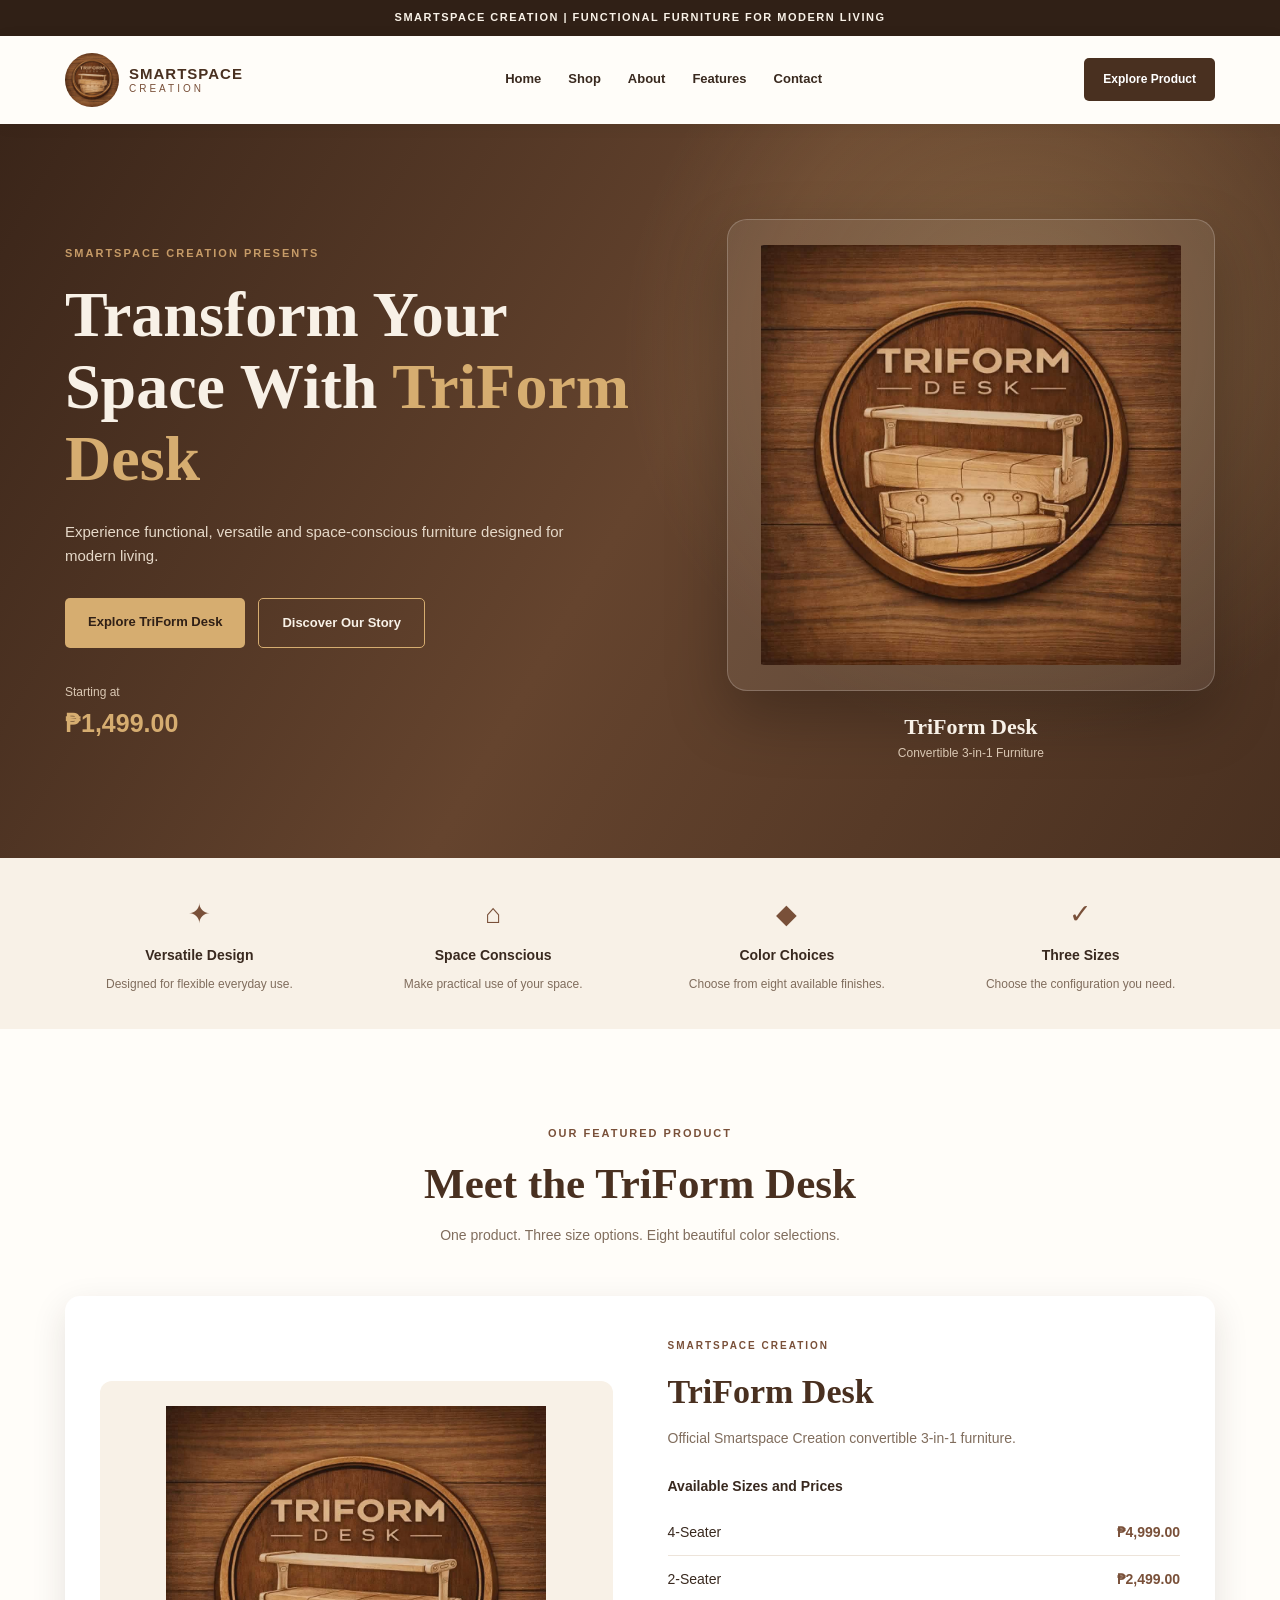
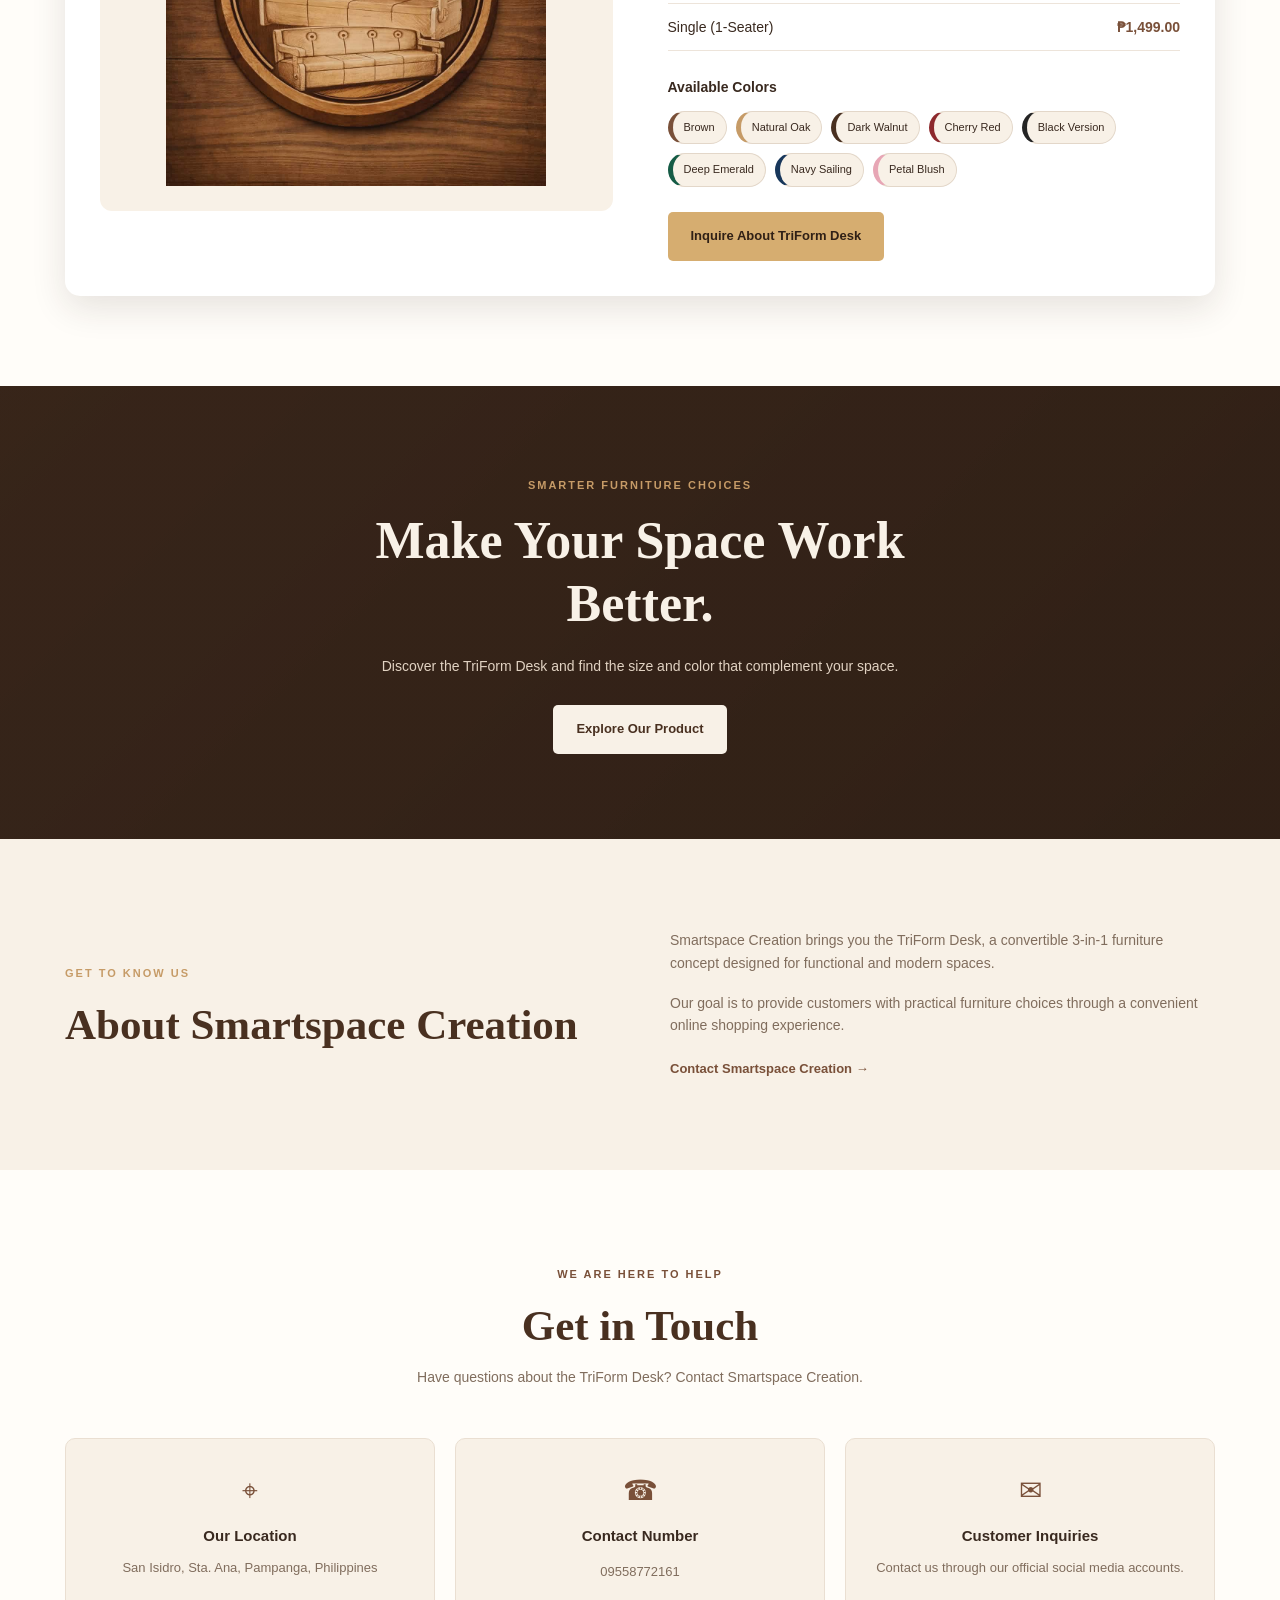
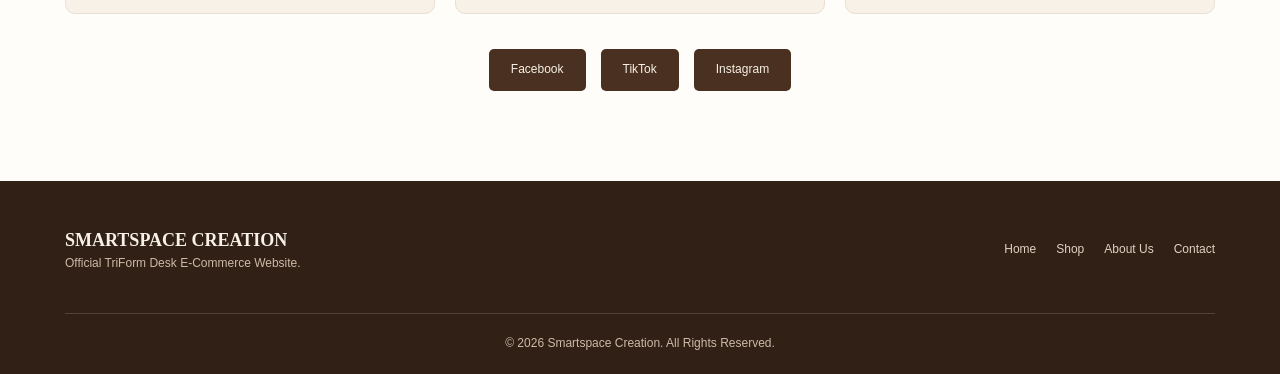
<file: index.html>
<!DOCTYPE html>
<html lang="en">
<head>
    <meta charset="UTF-8">
    <meta name="viewport" content="width=device-width, initial-scale=1.0">

    <title>Smartspace Creation | TriForm Desk</title>

    <meta name="description"
        content="Discover the Smartspace Creation TriForm Desk, convertible 3-in-1 furniture. Choose your preferred size and color.">

    <meta name="theme-color" content="#493020">

    <link rel="stylesheet" href="css/style.css">

    <script src="js/main.js" defer></script>
</head>

<body>

    <!-- ANNOUNCEMENT BAR -->
    <div class="announcement">
        SMARTSPACE CREATION | FUNCTIONAL FURNITURE FOR MODERN LIVING
    </div>

    <!-- NAVIGATION -->
    <header class="header">
        <div class="container navbar">

            <a href="#home" class="brand">
                <img
                    src="assets/logo/triform-desk-logo.png"
                    alt="TriForm Desk Logo"
                    class="brand-logo">

                <div class="brand-text">
                    <strong>SMARTSPACE</strong>
                    <span>CREATION</span>
                </div>
            </a>

            <button class="menu-toggle"
                id="menuToggle"
                aria-label="Toggle navigation"
                aria-expanded="false">
                ☰
            </button>

            <nav class="nav-links" id="navLinks">
                <a href="#home">Home</a>
                <a href="product.html">Shop</a>
                <a href="#about">About</a>
                <a href="#features">Features</a>
                <a href="#contact">Contact</a>
            </nav>

            <a href="#product" class="nav-button">
                Explore Product
            </a>

        </div>
    </header>


    <!-- HERO SECTION -->
    <main>

        <section class="hero" id="home">

            <div class="container hero-content">

                <div class="hero-text">

                    <span class="eyebrow">
                        SMARTSPACE CREATION PRESENTS
                    </span>

                    <h1>
                        Transform Your Space
                        With <span>TriForm Desk</span>
                    </h1>

                    <p>
                        Experience functional, versatile and
                        space-conscious furniture designed
                        for modern living.
                    </p>

                    <div class="hero-actions">

                        <a href="product.html" class="btn btn-primary">
                            Explore TriForm Desk
                        </a>

                        <a href="#about" class="btn btn-outline">
                            Discover Our Story
                        </a>

                    </div>

                    <div class="hero-price">
                        <span>Starting at</span>
                        <strong>₱1,499.00</strong>
                    </div>

                </div>

                <div class="hero-image">

                    <div class="image-frame">

                        <img
                            src="assets/logo/triform-desk-logo.png"
                            alt="Official TriForm Desk furniture logo">

                    </div>

                    <div class="image-caption">
                        <strong>TriForm Desk</strong>
                        <span>Convertible 3-in-1 Furniture</span>
                    </div>

                </div>

            </div>

        </section>


        <!-- BENEFITS -->
        <section class="benefits" id="features">

            <div class="container benefit-grid">

                <div class="benefit-item">
                    <span class="benefit-icon">✦</span>
                    <h3>Versatile Design</h3>
                    <p>Designed for flexible everyday use.</p>
                </div>

                <div class="benefit-item">
                    <span class="benefit-icon">⌂</span>
                    <h3>Space Conscious</h3>
                    <p>Make practical use of your space.</p>
                </div>

                <div class="benefit-item">
                    <span class="benefit-icon">◆</span>
                    <h3>Color Choices</h3>
                    <p>Choose from eight available finishes.</p>
                </div>

                <div class="benefit-item">
                    <span class="benefit-icon">✓</span>
                    <h3>Three Sizes</h3>
                    <p>Choose the configuration you need.</p>
                </div>

            </div>

        </section>


        <!-- PRODUCT SECTION -->
        <section class="product-section section-padding" id="product">

            <div class="container">

                <div class="section-heading">

                    <span class="eyebrow">OUR FEATURED PRODUCT</span>

                    <h2>Meet the TriForm Desk</h2>

                    <p>
                        One product. Three size options.
                        Eight beautiful color selections.
                    </p>

                </div>


                <div class="product-feature">

                    <div class="product-photo">
                        <img
                            src="assets/logo/triform-desk-logo.png"
                            alt="Smartspace Creation TriForm Desk">
                    </div>

                    <div class="product-details">

                        <span class="product-label">
                            SMARTSPACE CREATION
                        </span>

                        <h3>TriForm Desk</h3>

                        <p>
                            Official Smartspace Creation
                            convertible 3-in-1 furniture.
                        </p>

                        <div class="product-options">

                            <h4>Available Sizes and Prices</h4>

                            <div class="size-option">
                                <span>4-Seater</span>
                                <strong>₱4,999.00</strong>
                            </div>

                            <div class="size-option">
                                <span>2-Seater</span>
                                <strong>₱2,499.00</strong>
                            </div>

                            <div class="size-option">
                                <span>Single (1-Seater)</span>
                                <strong>₱1,499.00</strong>
                            </div>

                        </div>

                        <div class="color-options">

                            <h4>Available Colors</h4>

                            <div class="color-list">
                                <span class="color-chip brown">Brown</span>
                                <span class="color-chip oak">Natural Oak</span>
                                <span class="color-chip walnut">Dark Walnut</span>
                                <span class="color-chip cherry">Cherry Red</span>
                                <span class="color-chip black">Black Version</span>
                                <span class="color-chip emerald">Deep Emerald</span>
                                <span class="color-chip navy">Navy Sailing</span>
                                <span class="color-chip blush">Petal Blush</span>
                            </div>

                        </div>

                        <a href="#contact" class="btn btn-primary">
                            Inquire About TriForm Desk
                        </a>

                    </div>

                </div>

            </div>

        </section>


        <!-- PROMOTIONAL SECTION -->
        <section class="promo-section">

            <div class="container promo-content">

                <span class="eyebrow">SMARTER FURNITURE CHOICES</span>

                <h2>
                    Make Your Space
                    Work Better.
                </h2>

                <p>
                    Discover the TriForm Desk and find
                    the size and color that complement
                    your space.
                </p>

                <a href="product.html" class="btn btn-light">
                    Explore Our Product
                </a>

            </div>

        </section>


        <!-- ABOUT SECTION -->
        <section class="about-section section-padding" id="about">

            <div class="container about-content">

                <div>
                    <span class="eyebrow">GET TO KNOW US</span>

                    <h2>About Smartspace Creation</h2>
                </div>

                <div>
                    <p>
                        Smartspace Creation brings you the
                        TriForm Desk, a convertible 3-in-1
                        furniture concept designed for
                        functional and modern spaces.
                    </p>

                    <p>
                        Our goal is to provide customers
                        with practical furniture choices
                        through a convenient online shopping
                        experience.
                    </p>

                    <a href="#contact" class="text-link">
                        Contact Smartspace Creation →
                    </a>
                </div>

            </div>

        </section>


        <!-- CONTACT SECTION -->
        <section class="contact-section section-padding" id="contact">

            <div class="container">

                <div class="section-heading">

                    <span class="eyebrow">WE ARE HERE TO HELP</span>

                    <h2>Get in Touch</h2>

                    <p>
                        Have questions about the TriForm Desk?
                        Contact Smartspace Creation.
                    </p>

                </div>

                <div class="contact-grid">

                    <div class="contact-card">
                        <span>⌖</span>
                        <h3>Our Location</h3>
                        <p>
                            San Isidro, Sta. Ana,
                            Pampanga, Philippines
                        </p>
                    </div>

                    <div class="contact-card">
                        <span>☎</span>
                        <h3>Contact Number</h3>
                        <a href="tel:09558772161">
                            09558772161
                        </a>
                    </div>

                    <div class="contact-card">
                        <span>✉</span>
                        <h3>Customer Inquiries</h3>
                        <p>
                            Contact us through our
                            official social media accounts.
                        </p>
                    </div>

                </div>

                <div class="social-links">

                    <a href="https://www.facebook.com/share/1JAQx72R6n/"
                       target="_blank"
                       rel="noopener noreferrer">
                        Facebook
                    </a>

                    <a href="https://www.tiktok.com/@smartspace.creation"
                       target="_blank"
                       rel="noopener noreferrer">
                        TikTok
                    </a>

                    <a href="https://www.instagram.com/smart_spacecreation?mdxt=eDV4OWV5M2YxaXhn"
                       target="_blank"
                       rel="noopener noreferrer">
                        Instagram
                    </a>

                </div>

            </div>

        </section>

    </main>


    <!-- FOOTER -->
    <footer class="footer">

        <div class="container footer-content">

            <div>
                <h3>SMARTSPACE CREATION</h3>

                <p>
                    Official TriForm Desk
                    E-Commerce Website.
                </p>
            </div>

            <div class="footer-links">

                <a href="#home">Home</a>
                <a href="#product">Shop</a>
                <a href="#about">About Us</a>
                <a href="#contact">Contact</a>

            </div>

            <div class="footer-bottom">

                <p>
                    © <span id="currentYear">2026</span>
                    Smartspace Creation.
                    All Rights Reserved.
                </p>

            </div>

        </div>

    </footer>

</body>
</html>
</file>
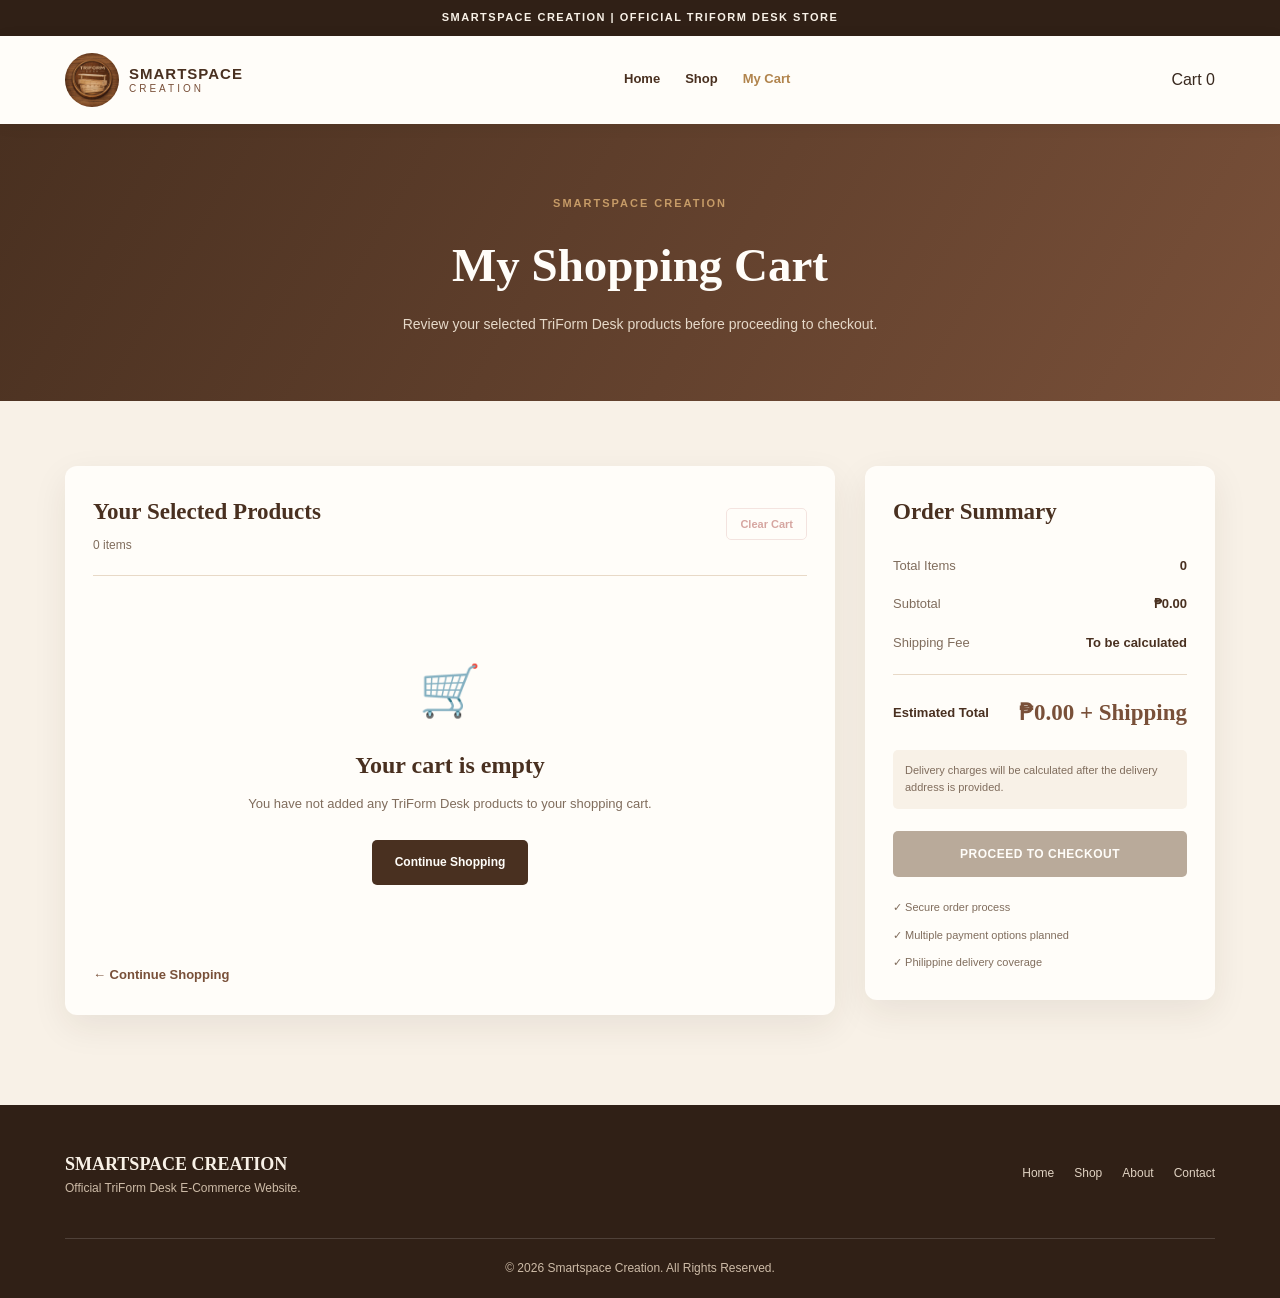
<file: cart.html>
<!DOCTYPE html>
<html lang="en">
<head>
    <meta charset="UTF-8">
    <meta name="viewport" content="width=device-width, initial-scale=1.0">

    <title>My Shopping Cart | Smartspace Creation</title>

    <meta name="description"
        content="Review your TriForm Desk shopping cart and order subtotal.">

    <meta name="theme-color" content="#493020">

    <link rel="stylesheet" href="css/style.css">
    <link rel="stylesheet" href="css/cart.css">

    <script src="js/cart.js" defer></script>
</head>

<body>

    <div class="announcement">
        SMARTSPACE CREATION | OFFICIAL TRIFORM DESK STORE
    </div>

    <!-- HEADER -->

    <header class="header">
        <div class="container navbar">

            <a href="index.html" class="brand">
                <img
                    src="assets/logo/triform-desk-logo.png"
                    alt="TriForm Desk Logo"
                    class="brand-logo">

                <div class="brand-text">
                    <strong>SMARTSPACE</strong>
                    <span>CREATION</span>
                </div>
            </a>

            <nav class="cart-navigation">
                <a href="index.html">Home</a>
                <a href="product.html">Shop</a>
                <a href="cart.html" class="active">My Cart</a>
            </nav>

            <a href="cart.html" class="cart-link">
                Cart
                <span class="cart-count" id="headerCartCount">0</span>
            </a>

        </div>
    </header>


    <!-- MAIN CART -->

    <main>

        <section class="cart-heading">
            <div class="container">

                <span class="eyebrow">SMARTSPACE CREATION</span>

                <h1>My Shopping Cart</h1>

                <p>
                    Review your selected TriForm Desk products
                    before proceeding to checkout.
                </p>

            </div>
        </section>


        <section class="cart-section">

            <div class="container">

                <div class="cart-layout">

                    <!-- CART ITEMS -->

                    <div class="cart-items-panel">

                        <div class="cart-panel-heading">

                            <div>
                                <h2>Your Selected Products</h2>

                                <p id="cartItemCount">
                                    0 products
                                </p>
                            </div>

                            <button
                                type="button"
                                id="clearCart"
                                class="clear-cart-button">

                                Clear Cart

                            </button>

                        </div>


                        <div id="cartItems">

                            <!-- Cart items generated by cart.js -->

                        </div>


                        <!-- EMPTY CART -->

                        <div id="emptyCart" class="empty-cart" hidden>

                            <div class="empty-cart-icon">
                                🛒
                            </div>

                            <h2>Your cart is empty</h2>

                            <p>
                                You have not added any TriForm Desk
                                products to your shopping cart.
                            </p>

                            <a href="product.html" class="cart-primary-button">
                                Continue Shopping
                            </a>

                        </div>


                        <a href="product.html" class="continue-shopping">
                            ← Continue Shopping
                        </a>

                    </div>


                    <!-- ORDER SUMMARY -->

                    <aside class="order-summary">

                        <h2>Order Summary</h2>

                        <div class="summary-line">
                            <span>Total Items</span>
                            <strong id="summaryQuantity">0</strong>
                        </div>

                        <div class="summary-line">
                            <span>Subtotal</span>
                            <strong id="summarySubtotal">₱0.00</strong>
                        </div>

                        <div class="summary-line">
                            <span>Shipping Fee</span>
                            <strong id="shippingFee">To be calculated</strong>
                        </div>

                        <div class="summary-divider"></div>

                        <div class="summary-total">
                            <span>Estimated Total</span>
                            <strong id="estimatedTotal">₱0.00</strong>
                        </div>

                        <p class="shipping-note">
                            Delivery charges will be calculated
                            after the delivery address is provided.
                        </p>

                        <button
                            type="button"
                            id="checkoutButton"
                            class="checkout-button"
                            disabled>

                            PROCEED TO CHECKOUT

                        </button>

                        <div class="summary-security">

                            <span>✓ Secure order process</span>

                            <span>✓ Multiple payment options planned</span>

                            <span>✓ Philippine delivery coverage</span>

                        </div>

                    </aside>

                </div>

            </div>

        </section>

    </main>


    <!-- FOOTER -->

    <footer class="footer">

        <div class="container footer-content">

            <div>
                <h3>SMARTSPACE CREATION</h3>

                <p>
                    Official TriForm Desk E-Commerce Website.
                </p>
            </div>

            <div class="footer-links">

                <a href="index.html">Home</a>

                <a href="product.html">Shop</a>

                <a href="index.html#about">About</a>

                <a href="index.html#contact">Contact</a>

            </div>

            <div class="footer-bottom">

                <p>
                    © <span id="currentYear">2026</span>
                    Smartspace Creation.
                    All Rights Reserved.
                </p>

            </div>

        </div>

    </footer>

</body>
</html>
</file>
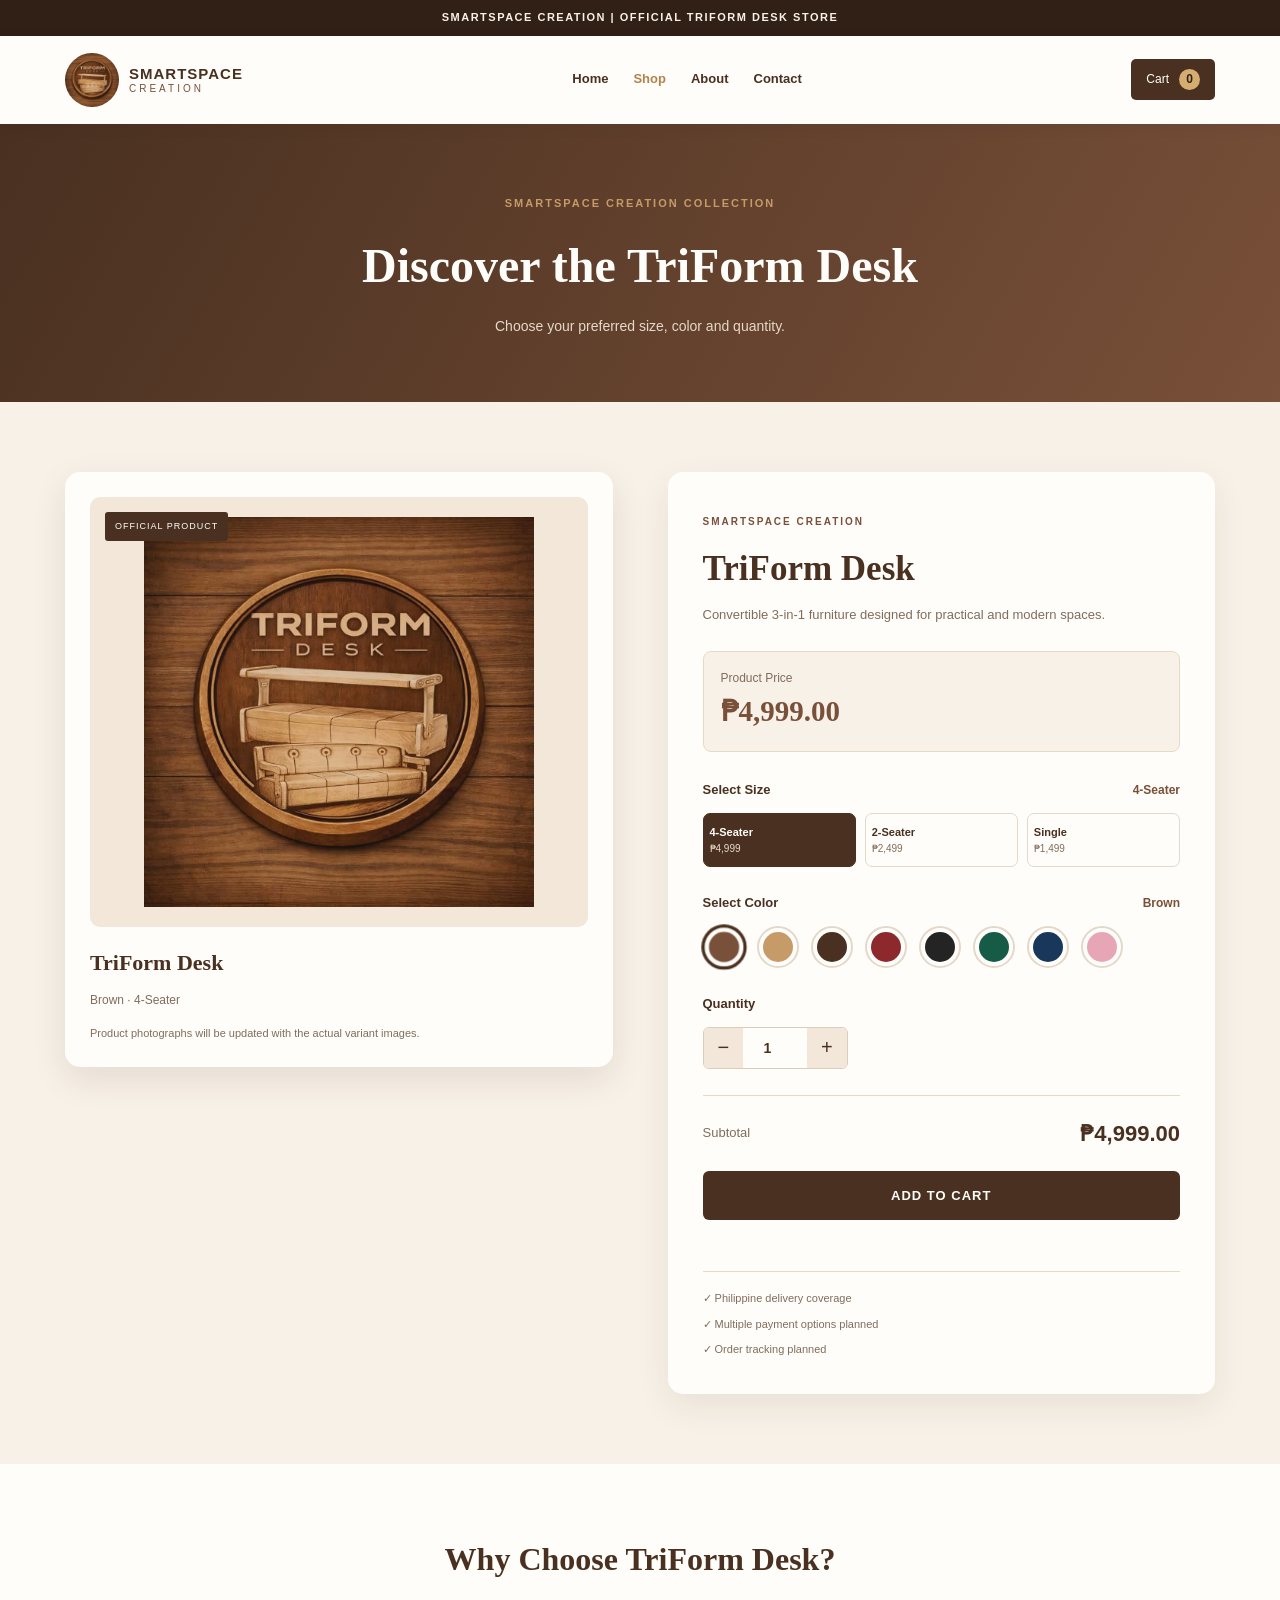
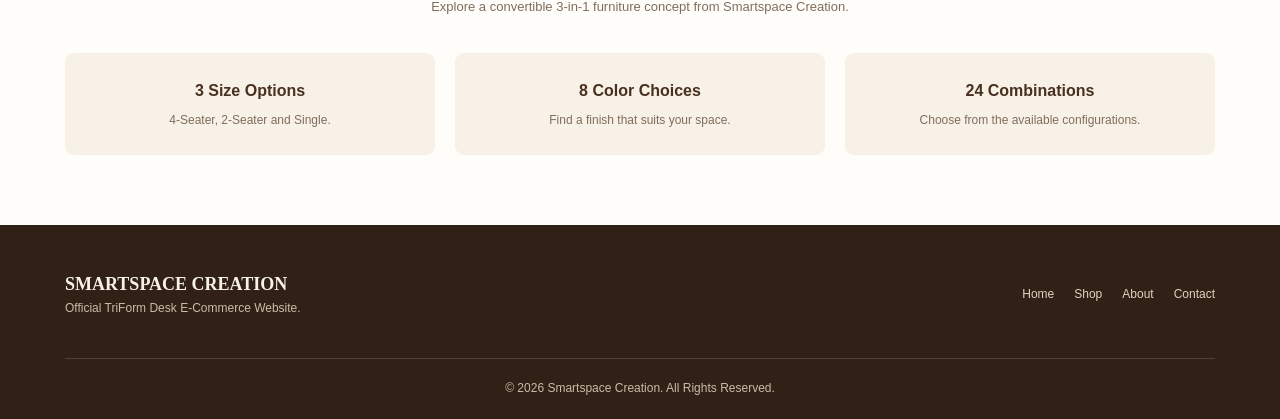
<file: product.html>
<!DOCTYPE html>
<html lang="en">
<head>
    <meta charset="UTF-8">
    <meta name="viewport" content="width=device-width, initial-scale=1.0">

    <title>Shop TriForm Desk | Smartspace Creation</title>

    <meta name="description"
        content="Choose your TriForm Desk size and color. Shop Smartspace Creation.">

    <meta name="theme-color" content="#493020">

    <link rel="stylesheet" href="css/style.css">
    <link rel="stylesheet" href="css/product.css">

    <script src="js/product.js" defer></script>
</head>

<body>

    <div class="announcement">
        SMARTSPACE CREATION | OFFICIAL TRIFORM DESK STORE
    </div>

    <header class="header">
        <div class="container navbar">

            <a href="index.html" class="brand">
                <img
                    src="assets/logo/triform-desk-logo.png"
                    alt="TriForm Desk Logo"
                    class="brand-logo">

                <div class="brand-text">
                    <strong>SMARTSPACE</strong>
                    <span>CREATION</span>
                </div>
            </a>

            <nav class="product-nav">
                <a href="index.html">Home</a>
                <a href="product.html" class="active">Shop</a>
                <a href="index.html#about">About</a>
                <a href="index.html#contact">Contact</a>
            </nav>

            <a href="cart.html" class="cart-link">
                <span>Cart</span>
                <span class="cart-count" id="cartCount">0</span>
            </a>

        </div>
    </header>


    <main>

        <section class="catalog-heading">
            <div class="container">
                <span class="eyebrow">SMARTSPACE CREATION COLLECTION</span>
                <h1>Discover the TriForm Desk</h1>
                <p>
                    Choose your preferred size, color and quantity.
                </p>
            </div>
        </section>


        <section class="catalog-section">

            <div class="container">

                <div class="product-layout">

                    <!-- PRODUCT IMAGE -->

                    <div class="catalog-image-panel">

                        <div class="main-product-image">

                            <img
                                id="productImage"
                                src="assets/logo/triform-desk-logo.png"
                                alt="TriForm Desk">

                            <span class="image-label">
                                OFFICIAL PRODUCT
                            </span>

                        </div>

                        <div class="image-caption">
                            <strong>TriForm Desk</strong>
                            <span id="imageVariantLabel">
                                Brown · 4-Seater
                            </span>
                        </div>

                        <p class="image-note">
                            Product photographs will be updated
                            with the actual variant images.
                        </p>

                    </div>


                    <!-- PRODUCT SELECTION -->

                    <div class="catalog-details">

                        <span class="product-label">
                            SMARTSPACE CREATION
                        </span>

                        <h2>TriForm Desk</h2>

                        <p class="catalog-description">
                            Convertible 3-in-1 furniture designed
                            for practical and modern spaces.
                        </p>


                        <!-- PRICE -->

                        <div class="catalog-price">
                            <span>Product Price</span>
                            <strong id="productPrice">₱4,999.00</strong>
                        </div>


                        <!-- SIZE SELECTION -->

                        <div class="selection-group">

                            <div class="selection-heading">
                                <label>Select Size</label>
                                <span id="selectedSizeLabel">4-Seater</span>
                            </div>

                            <div class="size-selector">

                                <button
                                    type="button"
                                    class="size-button selected"
                                    data-size="4-seater">
                                    <strong>4-Seater</strong>
                                    <span>₱4,999</span>
                                </button>

                                <button
                                    type="button"
                                    class="size-button"
                                    data-size="2-seater">
                                    <strong>2-Seater</strong>
                                    <span>₱2,499</span>
                                </button>

                                <button
                                    type="button"
                                    class="size-button"
                                    data-size="single">
                                    <strong>Single</strong>
                                    <span>₱1,499</span>
                                </button>

                            </div>

                        </div>


                        <!-- COLOR SELECTION -->

                        <div class="selection-group">

                            <div class="selection-heading">
                                <label>Select Color</label>
                                <span id="selectedColorLabel">Brown</span>
                            </div>

                            <div class="color-selector" id="colorSelector">

                                <button
                                    type="button"
                                    class="color-button selected"
                                    data-color="brown"
                                    aria-label="Brown"
                                    title="Brown">
                                    <span style="--swatch:#795039"></span>
                                </button>

                                <button
                                    type="button"
                                    class="color-button"
                                    data-color="natural-oak"
                                    aria-label="Natural Oak"
                                    title="Natural Oak">
                                    <span style="--swatch:#C69B67"></span>
                                </button>

                                <button
                                    type="button"
                                    class="color-button"
                                    data-color="dark-walnut"
                                    aria-label="Dark Walnut"
                                    title="Dark Walnut">
                                    <span style="--swatch:#493020"></span>
                                </button>

                                <button
                                    type="button"
                                    class="color-button"
                                    data-color="cherry-red"
                                    aria-label="Cherry Red"
                                    title="Cherry Red">
                                    <span style="--swatch:#8D292D"></span>
                                </button>

                                <button
                                    type="button"
                                    class="color-button"
                                    data-color="black-version"
                                    aria-label="Black Version"
                                    title="Black Version">
                                    <span style="--swatch:#242424"></span>
                                </button>

                                <button
                                    type="button"
                                    class="color-button"
                                    data-color="deep-emerald"
                                    aria-label="Deep Emerald"
                                    title="Deep Emerald">
                                    <span style="--swatch:#155B45"></span>
                                </button>

                                <button
                                    type="button"
                                    class="color-button"
                                    data-color="navy-sailing"
                                    aria-label="Navy Sailing"
                                    title="Navy Sailing">
                                    <span style="--swatch:#18375B"></span>
                                </button>

                                <button
                                    type="button"
                                    class="color-button"
                                    data-color="petal-blush"
                                    aria-label="Petal Blush"
                                    title="Petal Blush">
                                    <span style="--swatch:#E7A6B5"></span>
                                </button>

                            </div>

                        </div>


                        <!-- QUANTITY -->

                        <div class="selection-group">

                            <label for="quantity">Quantity</label>

                            <div class="quantity-control">

                                <button
                                    type="button"
                                    id="decreaseQuantity"
                                    aria-label="Decrease quantity">
                                    −
                                </button>

                                <input
                                    type="number"
                                    id="quantity"
                                    value="1"
                                    min="1"
                                    max="99">

                                <button
                                    type="button"
                                    id="increaseQuantity"
                                    aria-label="Increase quantity">
                                    +
                                </button>

                            </div>

                        </div>


                        <!-- SUBTOTAL -->

                        <div class="subtotal-row">
                            <span>Subtotal</span>
                            <strong id="subtotal">₱4,999.00</strong>
                        </div>


                        <!-- CART ACTION -->

                        <button
                            type="button"
                            class="add-cart-button"
                            id="addToCart">

                            ADD TO CART

                        </button>

                        <p
                            class="cart-message"
                            id="cartMessage"
                            role="status"
                            aria-live="polite">
                        </p>

                        <div class="catalog-assurance">
                            <span>✓ Philippine delivery coverage</span>
                            <span>✓ Multiple payment options planned</span>
                            <span>✓ Order tracking planned</span>
                        </div>

                    </div>

                </div>

            </div>

        </section>


        <!-- PRODUCT INFORMATION -->

        <section class="catalog-information">

            <div class="container">

                <h2>Why Choose TriForm Desk?</h2>

                <p>
                    Explore a convertible 3-in-1 furniture concept
                    from Smartspace Creation.
                </p>

                <div class="information-grid">

                    <div>
                        <strong>3 Size Options</strong>
                        <p>4-Seater, 2-Seater and Single.</p>
                    </div>

                    <div>
                        <strong>8 Color Choices</strong>
                        <p>Find a finish that suits your space.</p>
                    </div>

                    <div>
                        <strong>24 Combinations</strong>
                        <p>Choose from the available configurations.</p>
                    </div>

                </div>

            </div>

        </section>

    </main>


    <footer class="footer">

        <div class="container footer-content">

            <div>
                <h3>SMARTSPACE CREATION</h3>
                <p>Official TriForm Desk E-Commerce Website.</p>
            </div>

            <div class="footer-links">
                <a href="index.html">Home</a>
                <a href="product.html">Shop</a>
                <a href="index.html#about">About</a>
                <a href="index.html#contact">Contact</a>
            </div>

            <div class="footer-bottom">
                <p>
                    © <span id="currentYear">2026</span>
                    Smartspace Creation. All Rights Reserved.
                </p>
            </div>

        </div>

    </footer>

</body>
</html>
</file>
<file: css/style.css>
/* =========================================
   SMARTSPACE CREATION
   TRIFORM DESK - MAIN STYLESHEET
========================================= */

/* COLOR VARIABLES */

:root {
    --walnut: #493020;
    --dark-walnut: #302016;
    --brown: #795039;
    --oak: #C69B67;
    --cream: #F8F1E7;
    --ivory: #FFFDF9;
    --gold: #D6AD70;
    --text: #39291F;
    --muted: #806D5D;
    --white: #FFFFFF;
    --shadow: 0 12px 35px rgba(48, 32, 22, 0.12);
}

/* RESET */

* {
    margin: 0;
    padding: 0;
    box-sizing: border-box;
}

html {
    scroll-behavior: smooth;
    scroll-padding-top: 90px;
}

body {
    font-family: Arial, Helvetica, sans-serif;
    background: var(--ivory);
    color: var(--text);
    line-height: 1.6;
}

a {
    text-decoration: none;
    color: inherit;
}

img {
    display: block;
    max-width: 100%;
}

.container {
    width: min(1150px, 90%);
    margin: auto;
}

.section-padding {
    padding: 90px 0;
}

/* ANNOUNCEMENT */

.announcement {
    background: var(--dark-walnut);
    color: var(--cream);
    text-align: center;
    padding: 9px 15px;
    font-size: 11px;
    letter-spacing: 1.5px;
    font-weight: bold;
}

/* HEADER */

.header {
    position: sticky;
    top: 0;
    z-index: 1000;
    background: rgba(255, 253, 249, 0.97);
    box-shadow: 0 2px 15px rgba(0,0,0,0.06);
    backdrop-filter: blur(12px);
}

.navbar {
    min-height: 88px;
    display: flex;
    justify-content: space-between;
    align-items: center;
    gap: 25px;
}

/* BRAND */

.brand {
    display: flex;
    align-items: center;
    gap: 10px;
    flex-shrink: 0;
}

.brand-logo {
    width: 54px;
    height: 54px;
    object-fit: contain;
    border-radius: 50%;
}

.brand-text {
    display: flex;
    flex-direction: column;
    line-height: 1.2;
}

.brand-text strong {
    font-size: 15px;
    letter-spacing: 1px;
    color: var(--walnut);
}

.brand-text span {
    font-size: 10px;
    letter-spacing: 3px;
    color: var(--brown);
}

/* NAVIGATION LINKS */

.nav-links {
    display: flex;
    align-items: center;
    gap: 27px;
}

.nav-links a {
    font-size: 13px;
    font-weight: 600;
    transition: 0.3s;
}

.nav-links a:hover {
    color: var(--oak);
}

.nav-button {
    background: var(--walnut);
    color: var(--white);
    padding: 12px 19px;
    border-radius: 5px;
    font-size: 12px;
    font-weight: bold;
    transition: 0.3s;
}

.nav-button:hover {
    background: var(--brown);
}

.menu-toggle {
    display: none;
    border: 0;
    background: transparent;
    color: var(--walnut);
    font-size: 27px;
    cursor: pointer;
}

/* HERO */

.hero {
    background:
        radial-gradient(
            circle at 80% 30%,
            rgba(214, 173, 112, 0.3),
            transparent 35%
        ),
        linear-gradient(
            120deg,
            #3A2519,
            #65442E,
            #493020
        );
    color: var(--cream);
    padding: 95px 0;
    overflow: hidden;
}

.hero-content {
    display: grid;
    grid-template-columns: 1.1fr 0.9fr;
    align-items: center;
    gap: 65px;
}

.eyebrow {
    display: inline-block;
    color: var(--oak);
    font-size: 11px;
    font-weight: bold;
    letter-spacing: 2px;
    margin-bottom: 16px;
}

.hero h1 {
    font-family: Georgia, serif;
    font-size: clamp(38px, 5vw, 65px);
    line-height: 1.13;
    margin-bottom: 24px;
}

.hero h1 span {
    color: var(--gold);
}

.hero-text > p {
    color: #E6D9C9;
    max-width: 500px;
    font-size: 15px;
    margin-bottom: 30px;
}

.hero-actions {
    display: flex;
    flex-wrap: wrap;
    gap: 13px;
}

.btn {
    display: inline-block;
    padding: 14px 23px;
    border-radius: 5px;
    font-size: 13px;
    font-weight: bold;
    text-align: center;
    transition: 0.3s;
    cursor: pointer;
}

.btn-primary {
    background: var(--gold);
    color: var(--dark-walnut);
}

.btn-primary:hover {
    background: #E8C994;
    transform: translateY(-2px);
}

.btn-outline {
    border: 1px solid var(--gold);
    color: var(--cream);
}

.btn-outline:hover {
    background: rgba(255,255,255,0.1);
}

.hero-price {
    margin-top: 35px;
    display: flex;
    flex-direction: column;
}

.hero-price span {
    font-size: 12px;
    color: #D9C7B3;
}

.hero-price strong {
    font-size: 25px;
    color: var(--gold);
}

/* HERO IMAGE */

.hero-image {
    text-align: center;
}

.image-frame {
    background: rgba(255,255,255,0.08);
    padding: 25px;
    border: 1px solid rgba(255,255,255,0.2);
    border-radius: 20px;
    box-shadow: 0 25px 60px rgba(0,0,0,0.25);
}

.image-frame img {
    width: 100%;
    max-height: 420px;
    object-fit: contain;
    border-radius: 12px;
}

.image-caption {
    display: flex;
    flex-direction: column;
    margin-top: 18px;
}

.image-caption strong {
    font-family: Georgia, serif;
    font-size: 22px;
}

.image-caption span {
    color: #D9C7B3;
    font-size: 12px;
}

/* BENEFITS */

.benefits {
    background: var(--cream);
    padding: 35px 0;
}

.benefit-grid {
    display: grid;
    grid-template-columns: repeat(4, 1fr);
    gap: 25px;
}

.benefit-item {
    text-align: center;
}

.benefit-icon {
    color: var(--brown);
    font-size: 27px;
}

.benefit-item h3 {
    font-size: 14px;
    margin: 8px 0;
}

.benefit-item p {
    font-size: 12px;
    color: var(--muted);
}

/* SECTION HEADINGS */

.section-heading {
    text-align: center;
    max-width: 650px;
    margin: 0 auto 50px;
}

.section-heading .eyebrow {
    color: var(--brown);
}

.section-heading h2,
.about-content h2 {
    font-family: Georgia, serif;
    font-size: clamp(29px, 4vw, 43px);
    color: var(--walnut);
    line-height: 1.2;
}

.section-heading p {
    color: var(--muted);
    margin-top: 14px;
    font-size: 14px;
}

/* PRODUCT SECTION */

.product-section {
    background: var(--ivory);
}

.product-feature {
    display: grid;
    grid-template-columns: 1fr 1fr;
    gap: 55px;
    align-items: center;
    background: var(--white);
    border-radius: 15px;
    padding: 35px;
    box-shadow: var(--shadow);
}

.product-photo {
    background: var(--cream);
    border-radius: 12px;
    padding: 25px;
}

.product-photo img {
    width: 100%;
    height: 380px;
    object-fit: contain;
}

.product-label {
    font-size: 10px;
    color: var(--brown);
    letter-spacing: 2px;
    font-weight: bold;
}

.product-details h3 {
    font-family: Georgia, serif;
    font-size: 34px;
    margin: 8px 0;
    color: var(--walnut);
}

.product-details > p {
    color: var(--muted);
    font-size: 14px;
    margin-bottom: 25px;
}

.product-options h4,
.color-options h4 {
    font-size: 14px;
    margin-bottom: 12px;
}

.size-option {
    display: flex;
    justify-content: space-between;
    padding: 12px 0;
    border-bottom: 1px solid #EDE4DA;
    font-size: 14px;
}

.size-option strong {
    color: var(--brown);
}

.color-options {
    margin: 25px 0;
}

.color-list {
    display: flex;
    flex-wrap: wrap;
    gap: 9px;
}

.color-chip {
    padding: 7px 11px;
    font-size: 11px;
    border-radius: 20px;
    border: 1px solid #E3D7C9;
    background: var(--cream);
    color: var(--text);
}

.brown {
    border-left: 5px solid #795039;
}

.oak {
    border-left: 5px solid #C69B67;
}

.walnut {
    border-left: 5px solid #493020;
}

.cherry {
    border-left: 5px solid #8D292D;
}

.black {
    border-left: 5px solid #242424;
}

.emerald {
    border-left: 5px solid #155B45;
}

.navy {
    border-left: 5px solid #18375B;
}

.blush {
    border-left: 5px solid #E7A6B5;
}

/* PROMOTIONAL SECTION */

.promo-section {
    background:
        linear-gradient(
            rgba(48, 32, 22, 0.9),
            rgba(48, 32, 22, 0.9)
        ),
        linear-gradient(135deg, #795039, #302016);
    color: var(--cream);
    text-align: center;
    padding: 85px 20px;
}

.promo-content {
    max-width: 680px;
}

.promo-content h2 {
    font-family: Georgia, serif;
    font-size: clamp(35px, 5vw, 52px);
    line-height: 1.2;
    margin-bottom: 20px;
}

.promo-content p {
    color: #E1D2C2;
    font-size: 14px;
    margin-bottom: 28px;
}

.btn-light {
    background: var(--cream);
    color: var(--walnut);
}

.btn-light:hover {
    background: var(--gold);
}

/* ABOUT */

.about-section {
    background: var(--cream);
}

.about-content {
    display: grid;
    grid-template-columns: 1fr 1fr;
    gap: 60px;
    align-items: center;
}

.about-content p {
    font-size: 14px;
    color: var(--muted);
    margin-bottom: 18px;
}

.text-link {
    color: var(--brown);
    font-size: 13px;
    font-weight: bold;
}

/* CONTACT */

.contact-section {
    background: var(--ivory);
}

.contact-grid {
    display: grid;
    grid-template-columns: repeat(3, 1fr);
    gap: 20px;
}

.contact-card {
    text-align: center;
    background: var(--cream);
    border: 1px solid #EADFD2;
    padding: 30px 20px;
    border-radius: 10px;
}

.contact-card > span {
    font-size: 28px;
    color: var(--brown);
}

.contact-card h3 {
    margin: 10px 0;
    font-size: 15px;
}

.contact-card p,
.contact-card a {
    font-size: 13px;
    color: var(--muted);
}

.contact-card a:hover {
    color: var(--brown);
}

.social-links {
    display: flex;
    justify-content: center;
    flex-wrap: wrap;
    gap: 15px;
    margin-top: 35px;
}

.social-links a {
    background: var(--walnut);
    color: var(--cream);
    padding: 11px 22px;
    border-radius: 5px;
    font-size: 12px;
    transition: 0.3s;
}

.social-links a:hover {
    background: var(--brown);
}

/* FOOTER */

.footer {
    background: var(--dark-walnut);
    color: var(--cream);
    padding: 45px 0 20px;
}

.footer-content {
    display: flex;
    justify-content: space-between;
    align-items: center;
    flex-wrap: wrap;
    gap: 25px;
}

.footer h3 {
    font-family: Georgia, serif;
    font-size: 18px;
}

.footer p {
    color: #CDBBA7;
    font-size: 12px;
}

.footer-links {
    display: flex;
    gap: 20px;
    flex-wrap: wrap;
}

.footer-links a {
    font-size: 12px;
    color: #E0D2C2;
}

.footer-links a:hover {
    color: var(--gold);
}

.footer-bottom {
    width: 100%;
    border-top: 1px solid rgba(255,255,255,0.15);
    padding-top: 20px;
    margin-top: 15px;
    text-align: center;
}

/* MOBILE RESPONSIVENESS */

@media (max-width: 900px) {

    .nav-links {
        gap: 14px;
    }

    .nav-links a {
        font-size: 12px;
    }

    .hero-content {
        gap: 35px;
    }

    .product-feature {
        gap: 30px;
    }
}

@media (max-width: 700px) {

    .section-padding {
        padding: 65px 0;
    }

    .navbar {
        min-height: 75px;
    }

    .brand-logo {
        width: 45px;
        height: 45px;
    }

    .brand-text strong {
        font-size: 13px;
    }

    .menu-toggle {
        display: block;
        margin-left: auto;
    }

    .nav-button {
        display: none;
    }

    .nav-links {
        display: none;
        position: absolute;
        top: 75px;
        left: 0;
        width: 100%;
        background: var(--ivory);
        padding: 20px 5%;
        flex-direction: column;
        align-items: flex-start;
        box-shadow: var(--shadow);
    }

    .nav-links.active {
        display: flex;
    }

    .nav-links a {
        width: 100%;
        padding: 9px 0;
        font-size: 14px;
    }

    .hero {
        padding: 65px 0;
    }

    .hero-content {
        grid-template-columns: 1fr;
    }

    .hero h1 {
        font-size: 42px;
    }

    .hero-image {
        max-width: 450px;
        margin: auto;
    }

    .benefit-grid {
        grid-template-columns: repeat(2, 1fr);
        gap: 30px 15px;
    }

    .product-feature {
        grid-template-columns: 1fr;
        padding: 20px;
    }

    .product-photo img {
        height: 280px;
    }

    .about-content {
        grid-template-columns: 1fr;
        gap: 25px;
    }

    .contact-grid {
        grid-template-columns: 1fr;
    }

    .footer-content {
        flex-direction: column;
        text-align: center;
    }

    .footer-links {
        justify-content: center;
    }
}

@media (max-width: 400px) {

    .hero h1 {
        font-size: 34px;
    }

    .hero-actions {
        flex-direction: column;
    }

    .btn {
        width: 100%;
    }

    .brand-text strong {
        font-size: 11px;
    }

    .color-chip {
        font-size: 10px;
    }
}
</file>
<file: css/cart.css>
/* ==========================================
   SMARTSPACE CREATION
   SHOPPING CART STYLES
========================================== */

.cart-heading {
    background: linear-gradient(120deg, #493020, #795039);
    color: #FFFDF9;
    text-align: center;
    padding: 65px 0;
}

.cart-heading h1 {
    font-family: Georgia, serif;
    font-size: clamp(32px, 5vw, 47px);
    margin-bottom: 10px;
}

.cart-heading p {
    font-size: 14px;
    color: #E6D9C9;
}

.cart-section {
    background: #F8F1E7;
    padding: 65px 0 90px;
}

.cart-layout {
    display: grid;
    grid-template-columns: minmax(0, 1fr) 350px;
    gap: 30px;
    align-items: start;
}

.cart-items-panel,
.order-summary {
    background: #FFFDF9;
    padding: 28px;
    border-radius: 12px;
    box-shadow: 0 12px 35px rgba(48,32,22,0.08);
}

.cart-panel-heading {
    display: flex;
    justify-content: space-between;
    align-items: center;
    gap: 15px;
    border-bottom: 1px solid #E8D9C7;
    padding-bottom: 20px;
    margin-bottom: 20px;
}

.cart-panel-heading h2,
.order-summary h2 {
    font-family: Georgia, serif;
    color: #493020;
    font-size: 23px;
}

.cart-panel-heading p {
    color: #806D5D;
    font-size: 12px;
    margin-top: 5px;
}

.clear-cart-button {
    background: transparent;
    color: #A43C35;
    border: 1px solid #E6C5C0;
    padding: 9px 13px;
    border-radius: 5px;
    cursor: pointer;
    font-size: 11px;
    font-weight: bold;
}

.clear-cart-button:hover {
    background: #FCECE9;
}

.cart-item {
    display: grid;
    grid-template-columns: 105px minmax(0, 1fr);
    gap: 20px;
    padding: 20px 0;
    border-bottom: 1px solid #E8D9C7;
}

.cart-item-image {
    width: 105px;
    height: 105px;
    background: #F2E7D8;
    border-radius: 8px;
    overflow: hidden;
}

.cart-item-image img {
    width: 100%;
    height: 100%;
    object-fit: contain;
}

.cart-item-details {
    min-width: 0;
}

.cart-item-top {
    display: flex;
    justify-content: space-between;
    gap: 12px;
}

.cart-item-name {
    font-family: Georgia, serif;
    color: #493020;
    font-size: 19px;
    font-weight: bold;
}

.cart-item-sku {
    font-size: 10px;
    color: #A18C78;
    margin-top: 4px;
}

.cart-item-price {
    color: #795039;
    font-weight: bold;
    font-size: 14px;
    white-space: nowrap;
}

.cart-item-options {
    margin-top: 10px;
    color: #806D5D;
    font-size: 12px;
}

.cart-item-subtotal {
    color: #493020;
    font-size: 12px;
    margin-top: 8px;
}

.cart-item-actions {
    display: flex;
    align-items: center;
    flex-wrap: wrap;
    gap: 15px;
    margin-top: 14px;
}

.cart-quantity {
    display: flex;
    align-items: center;
    height: 32px;
    border: 1px solid #DCCDBD;
    border-radius: 5px;
    overflow: hidden;
}

.cart-quantity button {
    width: 31px;
    height: 32px;
    border: 0;
    background: #F2E7D8;
    color: #493020;
    cursor: pointer;
    font-size: 17px;
}

.cart-quantity button:hover {
    background: #E5D0B7;
}

.cart-quantity span {
    min-width: 35px;
    text-align: center;
    font-size: 12px;
    font-weight: bold;
}

.remove-item-button {
    border: 0;
    background: transparent;
    color: #A43C35;
    cursor: pointer;
    font-size: 11px;
    font-weight: bold;
}

.remove-item-button:hover {
    text-decoration: underline;
}

/* EMPTY CART */

.empty-cart {
    text-align: center;
    padding: 55px 15px;
}

.empty-cart-icon {
    font-size: 50px;
    margin-bottom: 15px;
}

.empty-cart h2 {
    font-family: Georgia, serif;
    color: #493020;
    margin-bottom: 10px;
}

.empty-cart p {
    color: #806D5D;
    font-size: 13px;
    margin-bottom: 25px;
}

.cart-primary-button {
    display: inline-block;
    background: #493020;
    color: #FFFDF9;
    padding: 13px 23px;
    border-radius: 5px;
    font-size: 12px;
    font-weight: bold;
}

.cart-primary-button:hover {
    background: #795039;
}

.continue-shopping {
    display: inline-block;
    margin-top: 25px;
    color: #795039;
    font-size: 13px;
    font-weight: bold;
}

/* ORDER SUMMARY */

.order-summary {
    position: sticky;
    top: 110px;
}

.order-summary h2 {
    margin-bottom: 25px;
}

.summary-line {
    display: flex;
    justify-content: space-between;
    align-items: center;
    gap: 12px;
    margin-bottom: 18px;
    font-size: 13px;
}

.summary-line span {
    color: #806D5D;
}

.summary-line strong {
    color: #493020;
}

.summary-divider {
    border-top: 1px solid #E8D9C7;
    margin: 20px 0;
}

.summary-total {
    display: flex;
    justify-content: space-between;
    align-items: center;
    gap: 12px;
}

.summary-total span {
    color: #493020;
    font-size: 13px;
    font-weight: bold;
}

.summary-total strong {
    color: #795039;
    font-family: Georgia, serif;
    font-size: 23px;
}

.shipping-note {
    background: #F8F1E7;
    color: #806D5D;
    padding: 12px;
    border-radius: 5px;
    font-size: 11px;
    margin-top: 18px;
}

.checkout-button {
    width: 100%;
    margin-top: 22px;
    padding: 16px 10px;
    background: #493020;
    color: #FFFDF9;
    border: 0;
    border-radius: 5px;
    font-size: 12px;
    font-weight: bold;
    letter-spacing: 0.5px;
    cursor: pointer;
    transition: 0.3s;
}

.checkout-button:hover:not(:disabled) {
    background: #795039;
}

.checkout-button:disabled {
    background: #B9AA9A;
    cursor: not-allowed;
}

.summary-security {
    display: flex;
    flex-direction: column;
    gap: 10px;
    margin-top: 22px;
}

.summary-security span {
    color: #806D5D;
    font-size: 11px;
}

/* NAVIGATION */

.cart-navigation {
    display: flex;
    gap: 25px;
}

.cart-navigation a {
    color: #493020;
    font-size: 13px;
    font-weight: bold;
}

.cart-navigation a.active,
.cart-navigation a:hover {
    color: #B1844D;
}

/* RESPONSIVE DESIGN */

@media (max-width: 850px) {

    .cart-layout {
        grid-template-columns: 1fr;
    }

    .order-summary {
        position: static;
    }

}

@media (max-width: 520px) {

    .cart-section {
        padding: 35px 0 60px;
    }

    .cart-items-panel,
    .order-summary {
        padding: 19px 15px;
    }

    .cart-panel-heading {
        align-items: flex-start;
    }

    .cart-panel-heading h2 {
        font-size: 19px;
    }

    .cart-item {
        grid-template-columns: 75px minmax(0, 1fr);
        gap: 12px;
    }

    .cart-item-image {
        width: 75px;
        height: 75px;
    }

    .cart-item-name {
        font-size: 16px;
    }

    .cart-item-top {
        flex-direction: column;
        gap: 4px;
    }

    .cart-navigation {
        display: none;
    }

    .cart-heading {
        padding: 45px 0;
    }

    .summary-total strong {
        font-size: 20px;
    }

}
</file>
<file: css/product.css>
/* =====================================
   TRIFORM DESK PRODUCT CATALOG
===================================== */

.catalog-heading {
    background: linear-gradient(120deg, #493020, #795039);
    color: #FFFDF9;
    padding: 65px 0;
    text-align: center;
}

.catalog-heading h1 {
    font-family: Georgia, serif;
    font-size: clamp(32px, 5vw, 48px);
    margin-bottom: 10px;
}

.catalog-heading p {
    color: #E6D9C9;
    font-size: 14px;
}

.catalog-section {
    padding: 70px 0;
    background: #F8F1E7;
}

.product-layout {
    display: grid;
    grid-template-columns: 1fr 1fr;
    gap: 55px;
    align-items: start;
}

.catalog-image-panel {
    position: sticky;
    top: 115px;
    background: #FFFDF9;
    padding: 25px;
    border-radius: 15px;
    box-shadow: 0 12px 35px rgba(48,32,22,0.10);
}

.main-product-image {
    height: 430px;
    background: #F2E7D8;
    border-radius: 10px;
    padding: 20px;
    position: relative;
    display: flex;
    align-items: center;
    justify-content: center;
}

.main-product-image img {
    width: 100%;
    height: 100%;
    object-fit: contain;
}

.image-label {
    position: absolute;
    left: 15px;
    top: 15px;
    background: #493020;
    color: #FFFDF9;
    font-size: 9px;
    letter-spacing: 1px;
    padding: 7px 10px;
    border-radius: 3px;
}

.image-caption {
    margin-top: 18px;
    display: flex;
    justify-content: space-between;
    gap: 10px;
    flex-wrap: wrap;
}

.image-caption strong {
    color: #493020;
    font-family: Georgia, serif;
}

.image-caption span {
    color: #806D5D;
    font-size: 12px;
}

.image-note {
    font-size: 11px;
    color: #806D5D;
    margin-top: 15px;
}

.catalog-details {
    background: #FFFDF9;
    padding: 35px;
    border-radius: 15px;
    box-shadow: 0 12px 35px rgba(48,32,22,0.08);
}

.catalog-details .product-label {
    color: #795039;
    font-size: 10px;
    font-weight: bold;
    letter-spacing: 2px;
}

.catalog-details h2 {
    font-family: Georgia, serif;
    font-size: 35px;
    color: #493020;
    margin: 8px 0;
}

.catalog-description {
    color: #806D5D;
    font-size: 13px;
    margin-bottom: 25px;
}

.catalog-price {
    background: #F8F1E7;
    border: 1px solid #E8D9C7;
    padding: 17px;
    border-radius: 8px;
    display: flex;
    flex-direction: column;
    margin-bottom: 28px;
}

.catalog-price span {
    color: #806D5D;
    font-size: 12px;
}

.catalog-price strong {
    color: #795039;
    font-size: 29px;
    font-family: Georgia, serif;
}

.selection-group {
    margin-bottom: 26px;
}

.selection-group > label,
.selection-heading label {
    display: block;
    font-weight: bold;
    font-size: 13px;
    color: #493020;
    margin-bottom: 12px;
}

.selection-heading {
    display: flex;
    align-items: center;
    justify-content: space-between;
    gap: 12px;
    margin-bottom: 12px;
}

.selection-heading label {
    margin-bottom: 0;
}

.selection-heading span {
    color: #795039;
    font-size: 12px;
    font-weight: bold;
}

.size-selector {
    display: grid;
    grid-template-columns: repeat(3, 1fr);
    gap: 9px;
}

.size-button {
    background: #FFFDF9;
    border: 1px solid #E4D8CB;
    border-radius: 7px;
    padding: 12px 6px;
    cursor: pointer;
    display: flex;
    flex-direction: column;
    gap: 5px;
    transition: 0.2s;
    color: #493020;
}

.size-button strong {
    font-size: 11px;
}

.size-button span {
    font-size: 10px;
    color: #806D5D;
}

.size-button:hover,
.size-button.selected {
    background: #493020;
    color: #FFFDF9;
    border-color: #493020;
}

.size-button.selected span {
    color: #E8D9C7;
}

.color-selector {
    display: flex;
    flex-wrap: wrap;
    gap: 12px;
}

.color-button {
    width: 42px;
    height: 42px;
    border: 2px solid #E4D8CB;
    border-radius: 50%;
    padding: 4px;
    cursor: pointer;
    background: #FFFDF9;
    transition: 0.2s;
}

.color-button span {
    display: block;
    width: 100%;
    height: 100%;
    border-radius: 50%;
    background: var(--swatch);
}

.color-button:hover,
.color-button.selected {
    border: 3px solid #493020;
    transform: scale(1.08);
}

.quantity-control {
    display: flex;
    width: 145px;
    height: 42px;
    border: 1px solid #DCCDBD;
    border-radius: 6px;
    overflow: hidden;
}

.quantity-control button {
    width: 40px;
    border: 0;
    background: #F2E7D8;
    color: #493020;
    font-size: 20px;
    cursor: pointer;
}

.quantity-control button:hover {
    background: #E5D0B7;
}

.quantity-control input {
    width: 65px;
    border: 0;
    outline: 0;
    text-align: center;
    color: #493020;
    font-weight: bold;
    font-size: 14px;
    background: #FFFDF9;
}

.subtotal-row {
    display: flex;
    justify-content: space-between;
    align-items: center;
    border-top: 1px solid #E8D9C7;
    padding: 20px 0;
    margin-top: 25px;
}

.subtotal-row span {
    font-size: 13px;
    color: #806D5D;
}

.subtotal-row strong {
    font-size: 22px;
    color: #493020;
}

.add-cart-button {
    display: block;
    width: 100%;
    padding: 17px;
    background: #493020;
    color: #FFFDF9;
    border: 0;
    border-radius: 6px;
    font-size: 13px;
    font-weight: bold;
    letter-spacing: 1px;
    cursor: pointer;
    transition: 0.3s;
}

.add-cart-button:hover {
    background: #795039;
}

.add-cart-button:disabled {
    opacity: 0.65;
    cursor: not-allowed;
}

.cart-message {
    min-height: 24px;
    font-size: 12px;
    margin-top: 12px;
    color: #267346;
    font-weight: bold;
}

.catalog-assurance {
    display: flex;
    flex-direction: column;
    gap: 8px;
    border-top: 1px solid #E8D9C7;
    padding-top: 18px;
    margin-top: 15px;
}

.catalog-assurance span {
    font-size: 11px;
    color: #806D5D;
}

.catalog-information {
    padding: 70px 0;
    text-align: center;
    background: #FFFDF9;
}

.catalog-information h2 {
    font-family: Georgia, serif;
    color: #493020;
    font-size: 32px;
}

.catalog-information > .container > p {
    color: #806D5D;
    margin: 12px 0 35px;
    font-size: 13px;
}

.information-grid {
    display: grid;
    grid-template-columns: repeat(3, 1fr);
    gap: 20px;
}

.information-grid > div {
    background: #F8F1E7;
    padding: 25px;
    border-radius: 9px;
}

.information-grid strong {
    display: block;
    color: #493020;
    margin-bottom: 8px;
}

.information-grid p {
    font-size: 12px;
    color: #806D5D;
}

/* NAVIGATION */

.product-nav {
    display: flex;
    gap: 25px;
}

.product-nav a {
    font-size: 13px;
    font-weight: bold;
    color: #493020;
}

.product-nav a:hover,
.product-nav a.active {
    color: #B1844D;
}

.cart-link {
    background: #493020;
    color: #FFFDF9;
    padding: 10px 15px;
    border-radius: 5px;
    font-size: 12px;
    display: flex;
    gap: 10px;
    align-items: center;
}

.cart-count {
    background: #D6AD70;
    color: #302016;
    width: 21px;
    height: 21px;
    border-radius: 50%;
    display: grid;
    place-items: center;
    font-weight: bold;
}

/* MOBILE */

@media (max-width: 800px) {

    .product-layout {
        grid-template-columns: 1fr;
        gap: 30px;
    }

    .catalog-image-panel {
        position: static;
    }

    .main-product-image {
        height: 340px;
    }

    .product-nav {
        gap: 12px;
    }

    .product-nav a {
        font-size: 11px;
    }
}

@media (max-width: 520px) {

    .catalog-heading {
        padding: 45px 0;
    }

    .catalog-section {
        padding: 35px 0;
    }

    .catalog-details {
        padding: 22px 17px;
    }

    .catalog-details h2 {
        font-size: 29px;
    }

    .main-product-image {
        height: 260px;
    }

    .size-selector {
        gap: 5px;
    }

    .size-button strong {
        font-size: 10px;
    }

    .product-nav {
        display: none;
    }

    .information-grid {
        grid-template-columns: 1fr;
    }
}
</file>
